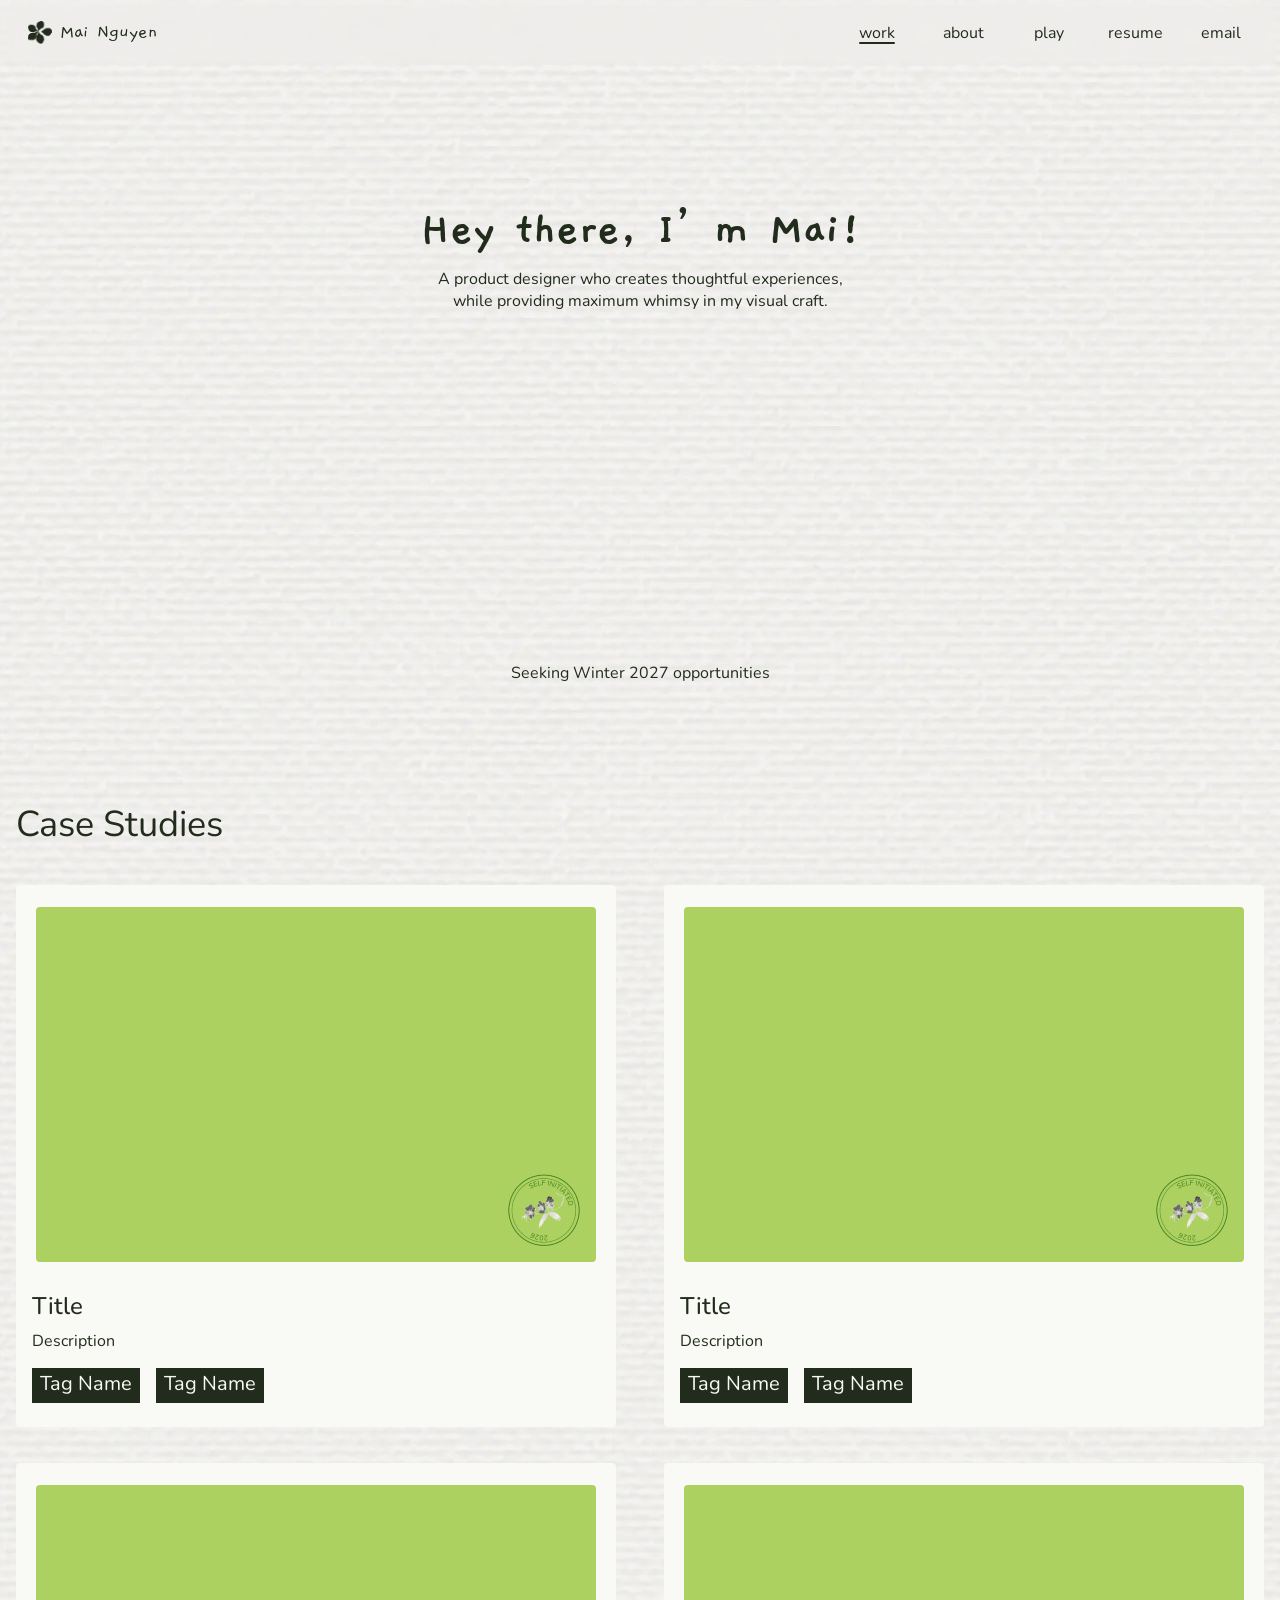
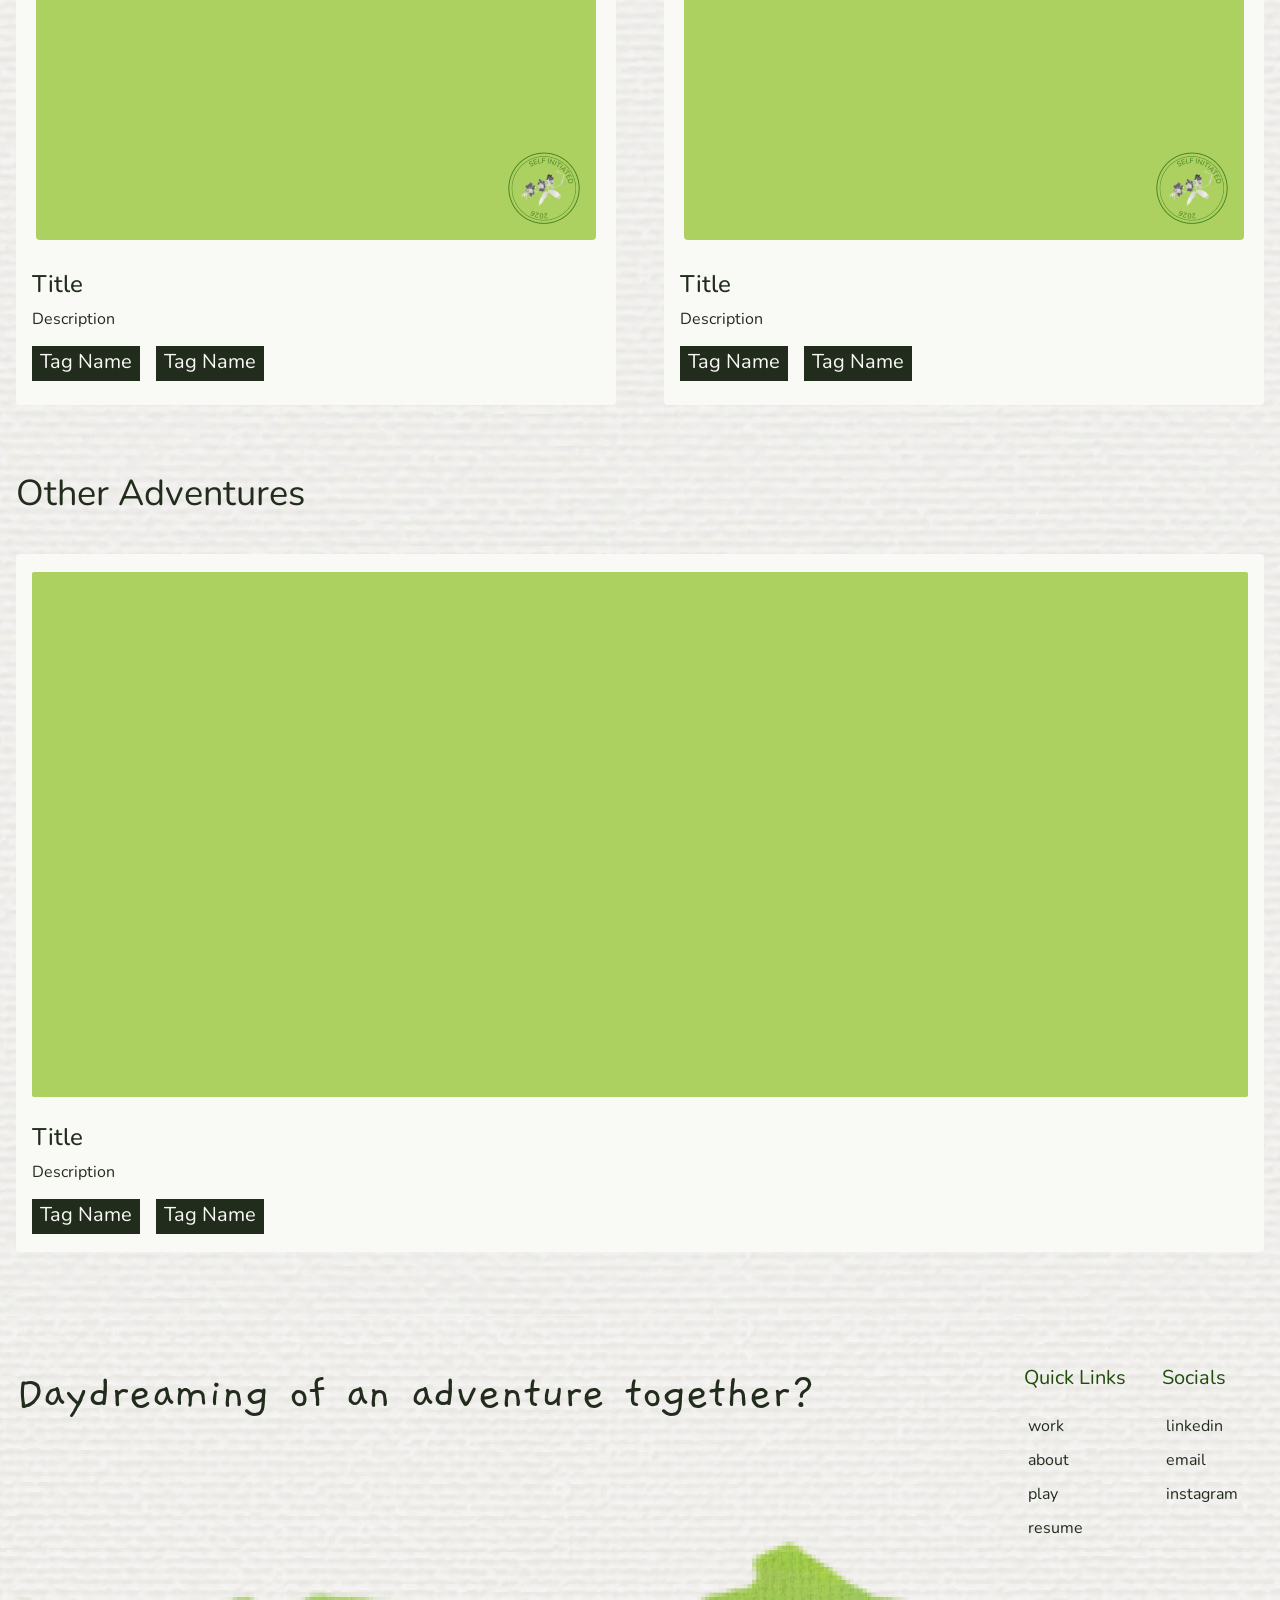
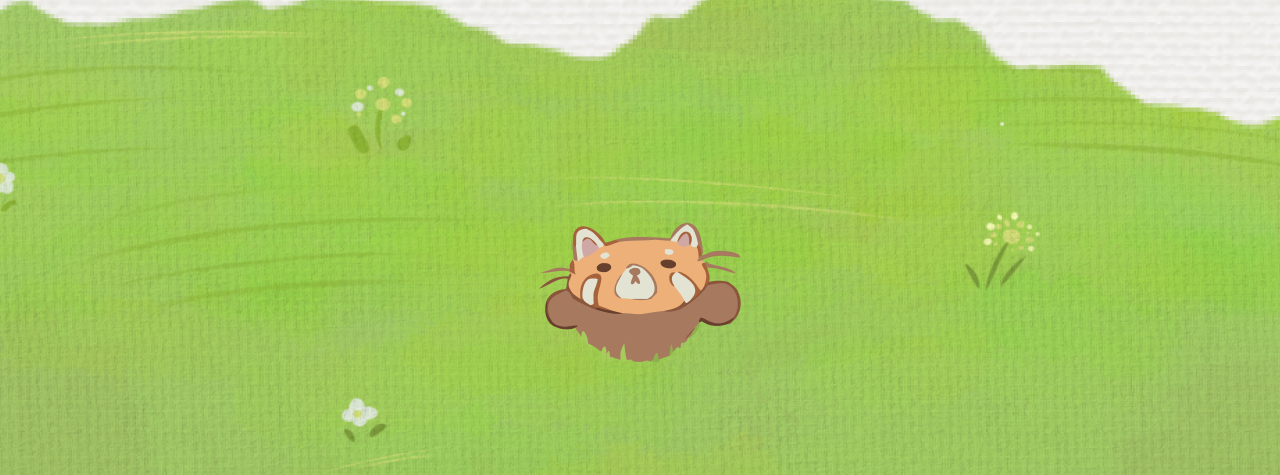
<file: index.html>
<!DOCTYPE html>
<html lang="en">
<head>
<meta charset="utf-8">
<meta name="viewport" content="width=device-width, initial-scale=1">
<title>Mai Nguyen — Portfolio</title>
<link rel="preconnect" href="https://fonts.googleapis.com">
<link rel="preconnect" href="https://fonts.gstatic.com" crossorigin>
<link href="https://fonts.googleapis.com/css2?family=Gaegu:wght@400;700&family=Nunito:wght@400;500;700&display=swap" rel="stylesheet">
<link rel="stylesheet" href="css/base.css">
<link rel="stylesheet" href="css/home.css">
</head>
<body>
<header id="site-nav"></header>

<main class="site-main">
  <div class="container">

    <section class="hero" aria-label="Introduction">
      <div class="hero__inner">
        <div class="hero__intro">
          <h1 class="hero__title">Hey there, I’m Mai!</h1>
          <p class="hero__desc">A product designer who creates thoughtful experiences, while providing maximum whimsy in my visual craft.</p>
        </div>
        <p class="hero__status">Seeking Winter 2027 opportunities</p>
      </div>
    </section>

    <section class="section" aria-labelledby="case-studies">
      <h2 class="section__title" id="case-studies">Case Studies</h2>
      <div class="row">
        <a class="card" href="#">
          <div class="card__image">
            <img class="card__stamp" src="assets/stamp.png" alt="" width="72" height="72">
          </div>
          <div class="card__body">
            <div class="card__text">
              <h3 class="card__title">Title</h3>
              <p class="card__desc">Description</p>
            </div>
            <ul class="tags">
              <li class="tag">Tag Name</li>
              <li class="tag">Tag Name</li>
            </ul>
          </div>
        </a>
        <a class="card" href="#">
          <div class="card__image">
            <img class="card__stamp" src="assets/stamp.png" alt="" width="72" height="72">
          </div>
          <div class="card__body">
            <div class="card__text">
              <h3 class="card__title">Title</h3>
              <p class="card__desc">Description</p>
            </div>
            <ul class="tags">
              <li class="tag">Tag Name</li>
              <li class="tag">Tag Name</li>
            </ul>
          </div>
        </a>
      </div>
      <div class="row">
        <a class="card" href="#">
          <div class="card__image">
            <img class="card__stamp" src="assets/stamp.png" alt="" width="72" height="72">
          </div>
          <div class="card__body">
            <div class="card__text">
              <h3 class="card__title">Title</h3>
              <p class="card__desc">Description</p>
            </div>
            <ul class="tags">
              <li class="tag">Tag Name</li>
              <li class="tag">Tag Name</li>
            </ul>
          </div>
        </a>
        <a class="card" href="#">
          <div class="card__image">
            <img class="card__stamp" src="assets/stamp.png" alt="" width="72" height="72">
          </div>
          <div class="card__body">
            <div class="card__text">
              <h3 class="card__title">Title</h3>
              <p class="card__desc">Description</p>
            </div>
            <ul class="tags">
              <li class="tag">Tag Name</li>
              <li class="tag">Tag Name</li>
            </ul>
          </div>
        </a>
      </div>
    </section>

    <section class="section" aria-labelledby="other-adventures">
      <h2 class="section__title" id="other-adventures">Other Adventures</h2>
      <div class="row">
        <a class="card card--large" href="#">
          <div class="card__image"></div>
          <div class="card__body">
            <div class="card__text">
              <h3 class="card__title">Title</h3>
              <p class="card__desc">Description</p>
            </div>
            <ul class="tags">
              <li class="tag">Tag Name</li>
              <li class="tag">Tag Name</li>
            </ul>
          </div>
        </a>
      </div>
    </section>

  </div>
</main>

<footer id="site-footer"></footer>
<script src="js/layout.js" data-root="./" data-page="work"></script>
</body>
</html>
</file>
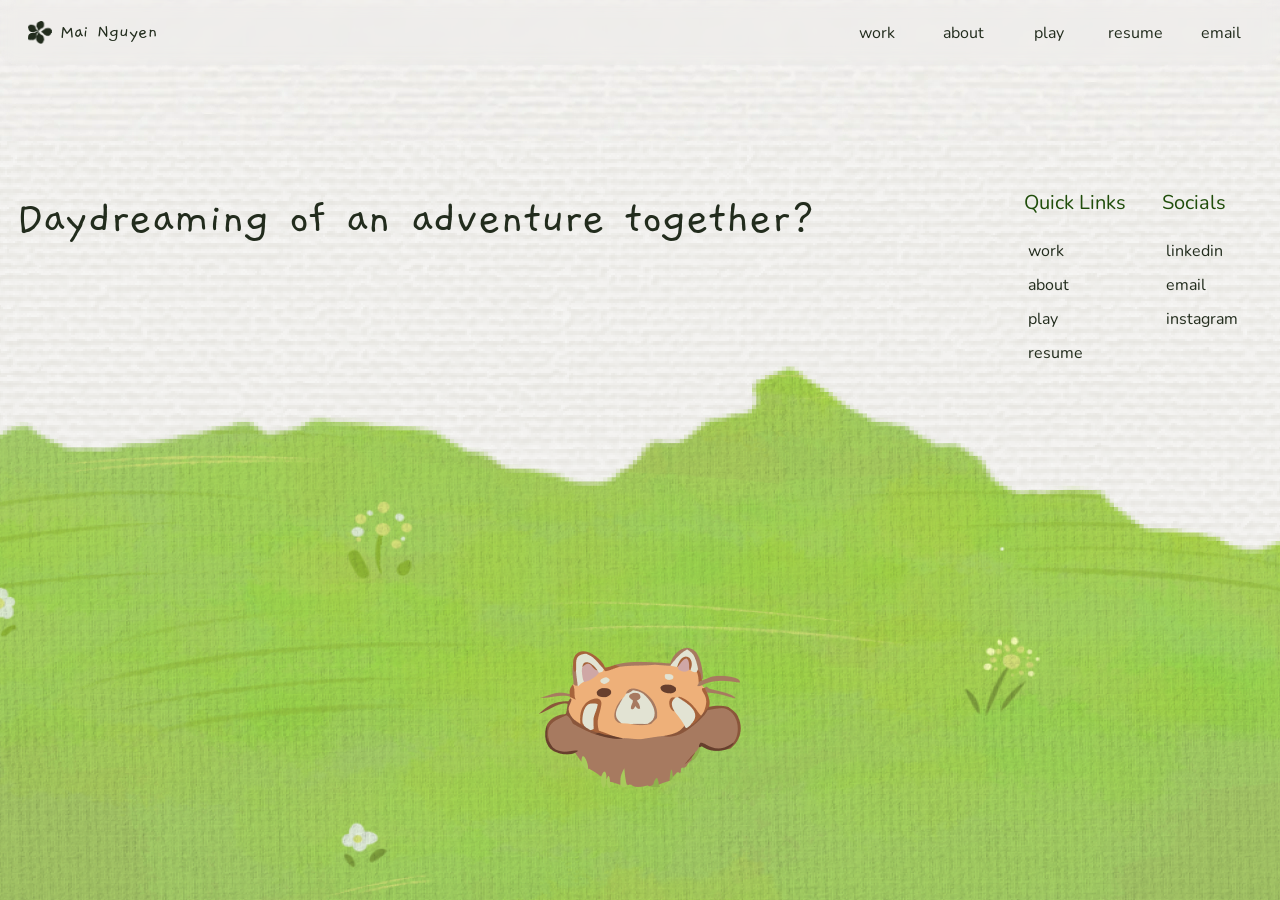
<file: _template.html>
<!DOCTYPE html>
<html lang="en">
<head>
<meta charset="utf-8">
<meta name="viewport" content="width=device-width, initial-scale=1">
<title>Page title — Mai Nguyen</title>
<link rel="preconnect" href="https://fonts.googleapis.com">
<link rel="preconnect" href="https://fonts.gstatic.com" crossorigin>
<link href="https://fonts.googleapis.com/css2?family=Gaegu:wght@400;700&family=Nunito:wght@400;500;700&display=swap" rel="stylesheet">
<link rel="stylesheet" href="css/base.css">
</head>
<body>
<header id="site-nav"></header>

<!--
  New page starter. To make a page:
  1. Duplicate this file and rename it (e.g. about.html).
  2. Change the <title> and data-page (work / about / play / resume) below.
  3. Put page styles in css/<page>.css and link it under base.css.
  The nav (fixed at the top), footer (pinned to the bottom) and paper
  background come from css/base.css and js/layout.js — edit them there.
  Pages in a subfolder: use ../css/base.css and data-root="../".
-->
<main class="site-main site-main--offset">
  <div class="container">

    <!-- page content -->

  </div>
</main>

<footer id="site-footer"></footer>
<script src="js/layout.js" data-root="./" data-page=""></script>
</body>
</html>
</file>
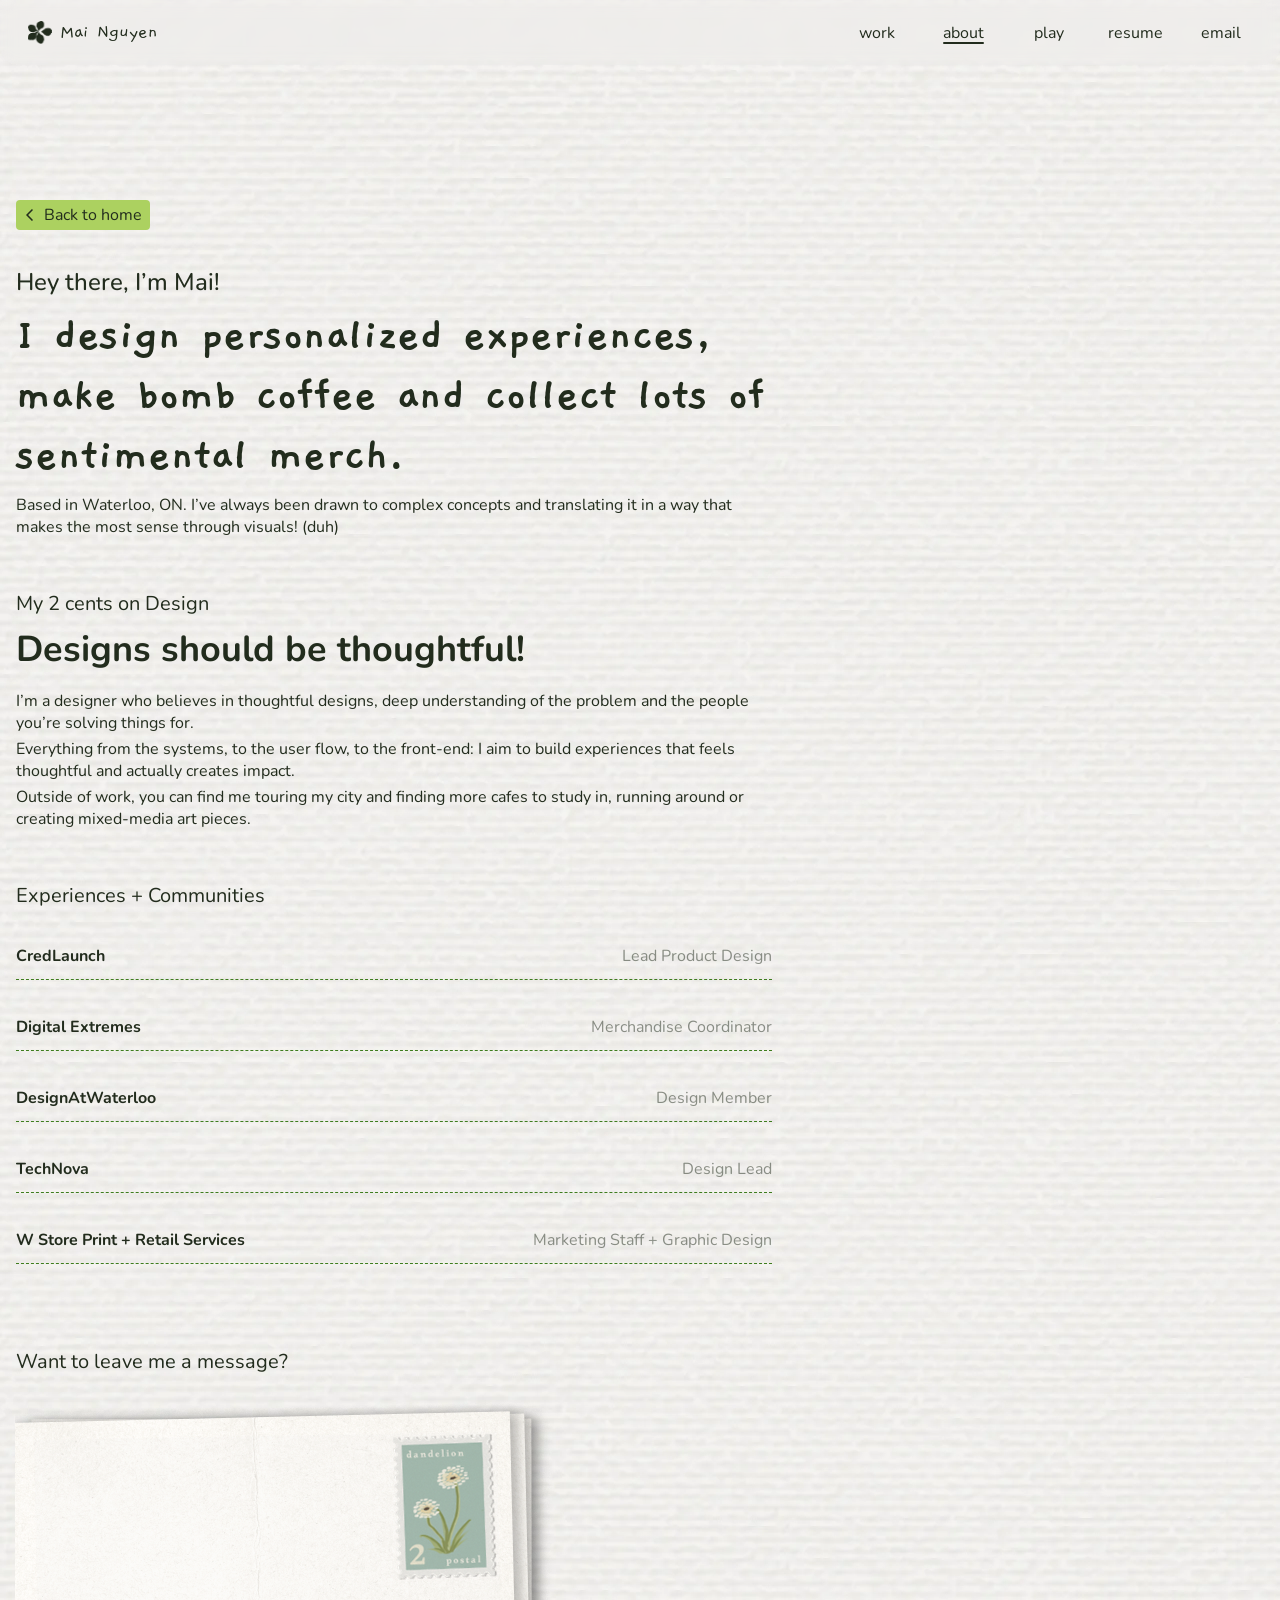
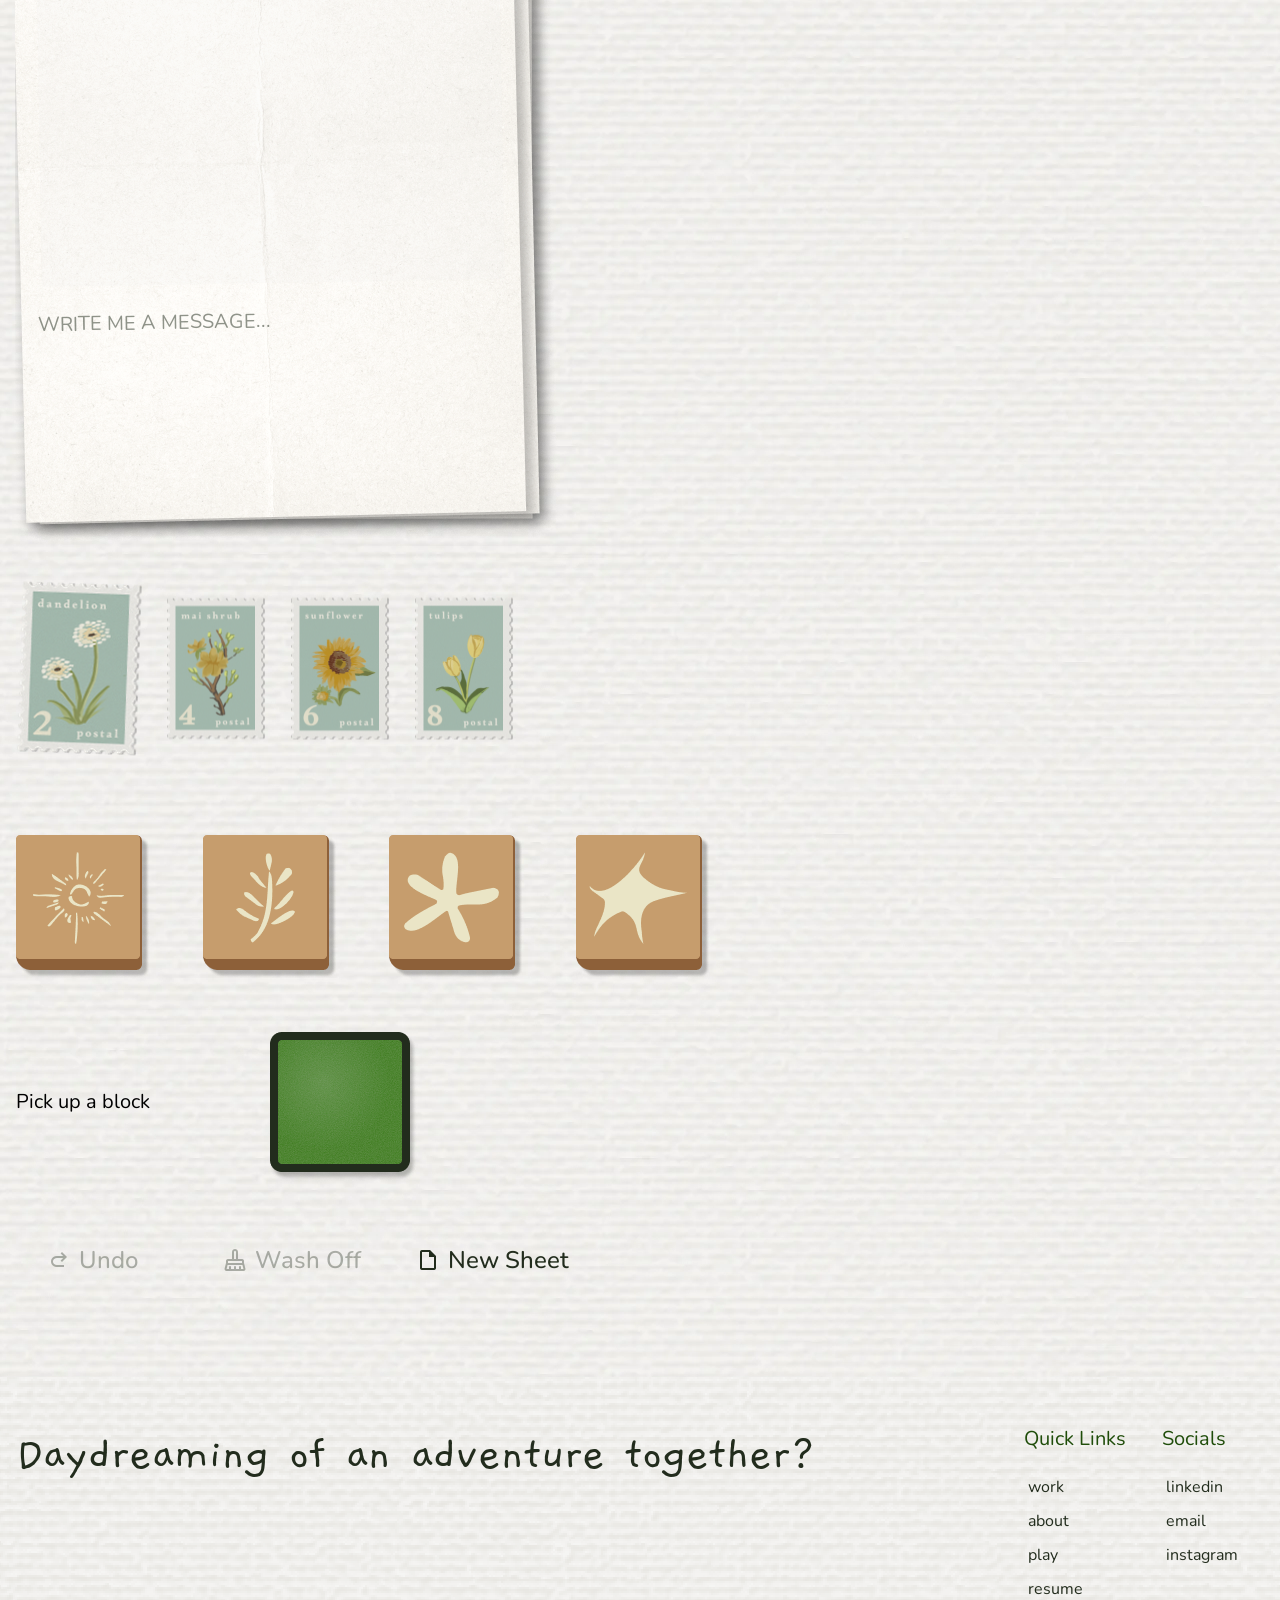
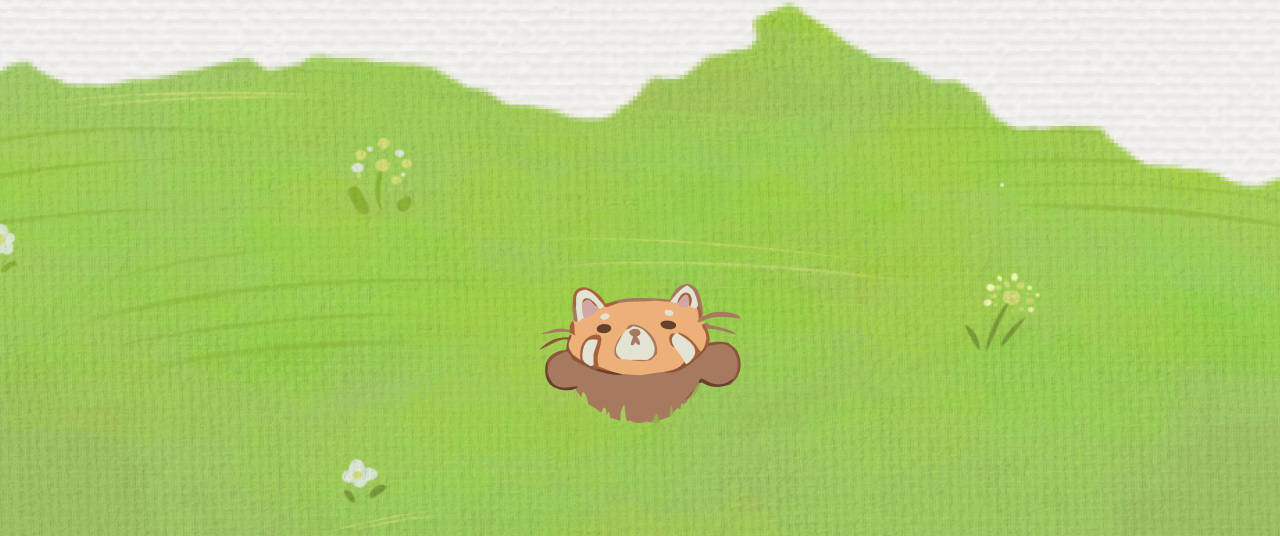
<file: about.html>
<!DOCTYPE html>
<html lang="en">
<head>
<meta charset="utf-8">
<meta name="viewport" content="width=device-width, initial-scale=1">
<title>About — Mai Nguyen</title>
<link rel="preconnect" href="https://fonts.googleapis.com">
<link rel="preconnect" href="https://fonts.gstatic.com" crossorigin>
<link href="https://fonts.googleapis.com/css2?family=Gaegu:wght@400;700&family=Nunito:wght@400;500;600;700&display=swap" rel="stylesheet">
<link href="https://fonts.googleapis.com/css2?family=Material+Symbols+Outlined:opsz,wght,FILL,GRAD@24,400,0,0&icon_names=draft,mop,redo&display=block" rel="stylesheet">
<link rel="stylesheet" href="css/base.css">
<link rel="stylesheet" href="css/about.css">
</head>
<body>
<header id="site-nav"></header>

<!-- About page (Figma: 121:152). Stamp playground logic: js/about.js -->
<main class="site-main">
  <div class="container">
    <div class="about">

      <a class="back-home" href="index.html">
        <img src="assets/arrow-back.svg" alt="" width="20" height="20">
        <span>Back to home</span>
      </a>

      <!-- section_intro -->
      <section class="about-intro">
        <p class="about-intro__subhead">Hey there, I’m Mai!</p>
        <h1 class="about-intro__title">I design personalized experiences, make bomb coffee and collect lots of sentimental merch.</h1>
        <p class="about-intro__desc">Based in Waterloo, ON. I’ve always been drawn to complex concepts and translating it in a way that makes the most sense through visuals! (duh)</p>
      </section>

      <!-- section_design_philosophy -->
      <section class="about-section">
        <h2 class="about-section__label">My 2 cents on Design</h2>
        <h3 class="about-philosophy__title">Designs should be thoughtful!</h3>
        <div class="about-philosophy__desc">
          <p>I’m a designer who believes in thoughtful designs, deep understanding of the problem and the people you’re solving things for.</p>
          <p>Everything from the systems, to the user flow, to the front-end: I aim to build experiences that feels thoughtful and actually creates impact.</p>
          <p>Outside of work, you can find me touring my city and finding more cafes to study in, running around or creating mixed-media art pieces.</p>
        </div>
      </section>

      <!-- section_experience_communities -->
      <section class="about-section">
        <h2 class="about-section__label">Experiences + Communities</h2>
        <ul class="exp-list">
          <li class="exp"><span class="exp__org">CredLaunch</span><span class="exp__role">Lead Product Design</span></li>
          <li class="exp"><span class="exp__org">Digital Extremes</span><span class="exp__role">Merchandise Coordinator</span></li>
          <li class="exp"><span class="exp__org">DesignAtWaterloo</span><span class="exp__role">Design Member</span></li>
          <li class="exp"><span class="exp__org">TechNova</span><span class="exp__role">Design Lead</span></li>
          <li class="exp"><span class="exp__org">W Store Print + Retail Services</span><span class="exp__role">Marketing Staff + Graphic Design</span></li>
        </ul>
      </section>

      <!-- section_message: stamp playground -->
      <section class="about-message" aria-labelledby="message-title">
        <h2 class="about-section__label" id="message-title">Want to leave me a message?</h2>

        <div class="stamp-area" id="playground">

          <!-- paper -->
          <div class="paper-wrap">
            <div class="paper" id="paper">
              <img class="paper__stack" src="assets/about/paper-stack.png" alt="" width="546" height="746">
              <div class="paper__draw" id="paper-draw" tabindex="0" role="button"
                   aria-label="Paper. Pick up an inked block, then click here to stamp. Enter stamps at a random spot.">
                <img class="paper__postage" id="paper-postage" src="assets/about/stamp-dandelion.png" alt="Dandelion postage stamp" width="100" height="143">
                <div class="paper__marks" id="marks"></div>
              </div>
              <div class="paper__write">
                <label class="visually-hidden" for="message">Your message</label>
                <textarea id="message" placeholder="WRITE ME A MESSAGE..." maxlength="600" spellcheck="true"></textarea>
              </div>
            </div>
          </div>

          <!-- stamp kit -->
          <div class="kit">
            <div class="postage" role="radiogroup" aria-label="Choose a postage stamp">
              <button class="postage__btn is-selected" role="radio" aria-checked="true" data-stamp="dandelion" aria-label="Dandelion">
                <img src="assets/about/stamp-dandelion.png" alt="" width="120" height="171">
              </button>
              <button class="postage__btn" role="radio" aria-checked="false" data-stamp="mai" aria-label="Mai shrub">
                <img src="assets/about/stamp-mai.png" alt="" width="100" height="143">
              </button>
              <button class="postage__btn" role="radio" aria-checked="false" data-stamp="sunflower" aria-label="Sunflower">
                <img src="assets/about/stamp-sunflower.png" alt="" width="100" height="142">
              </button>
              <button class="postage__btn" role="radio" aria-checked="false" data-stamp="tulip" aria-label="Tulips">
                <img src="assets/about/stamp-tulip.png" alt="" width="100" height="142">
              </button>
            </div>

            <div class="blocks" aria-label="Stamp blocks">
              <button class="block" data-block="1" aria-pressed="false" aria-label="Sun block"><img src="assets/about/block-1.png" alt="" width="134" height="143"></button>
              <button class="block" data-block="2" aria-pressed="false" aria-label="Leaf block"><img src="assets/about/block-2.png" alt="" width="134" height="143"></button>
              <button class="block" data-block="3" aria-pressed="false" aria-label="Flower block"><img src="assets/about/block-3.png" alt="" width="134" height="143"></button>
              <button class="block" data-block="4" aria-pressed="false" aria-label="Sparkle block"><img src="assets/about/block-4.png" alt="" width="134" height="143"></button>
            </div>

            <div class="ink-row">
              <p class="ink-row__label" id="stamp-hint" aria-live="polite">Pick up a block</p>
              <button class="ink" id="ink" aria-label="Ink pad"><img src="assets/about/ink-pad.png" alt="" width="148" height="149"></button>
            </div>

            <div class="toolbar">
              <div class="toolbar__slot toolbar__slot--undo">
                <button class="tool" id="undo"><span class="material-symbols-outlined" aria-hidden="true">redo</span><span>Undo</span></button>
              </div>
              <div class="toolbar__slot">
                <button class="tool" id="wash"><span class="material-symbols-outlined" aria-hidden="true">mop</span><span>Wash Off</span></button>
              </div>
              <div class="toolbar__slot">
                <button class="tool" id="new-sheet"><span class="material-symbols-outlined" aria-hidden="true">draft</span><span>New Sheet</span></button>
              </div>
            </div>
          </div>

        </div>
      </section>

    </div>
  </div>
</main>

<div class="ghost" id="ghost" aria-hidden="true"><img alt=""></div>

<footer id="site-footer"></footer>
<script src="js/layout.js" data-root="./" data-page="about"></script>
<script src="js/about.js"></script>
</body>
</html>
</file>
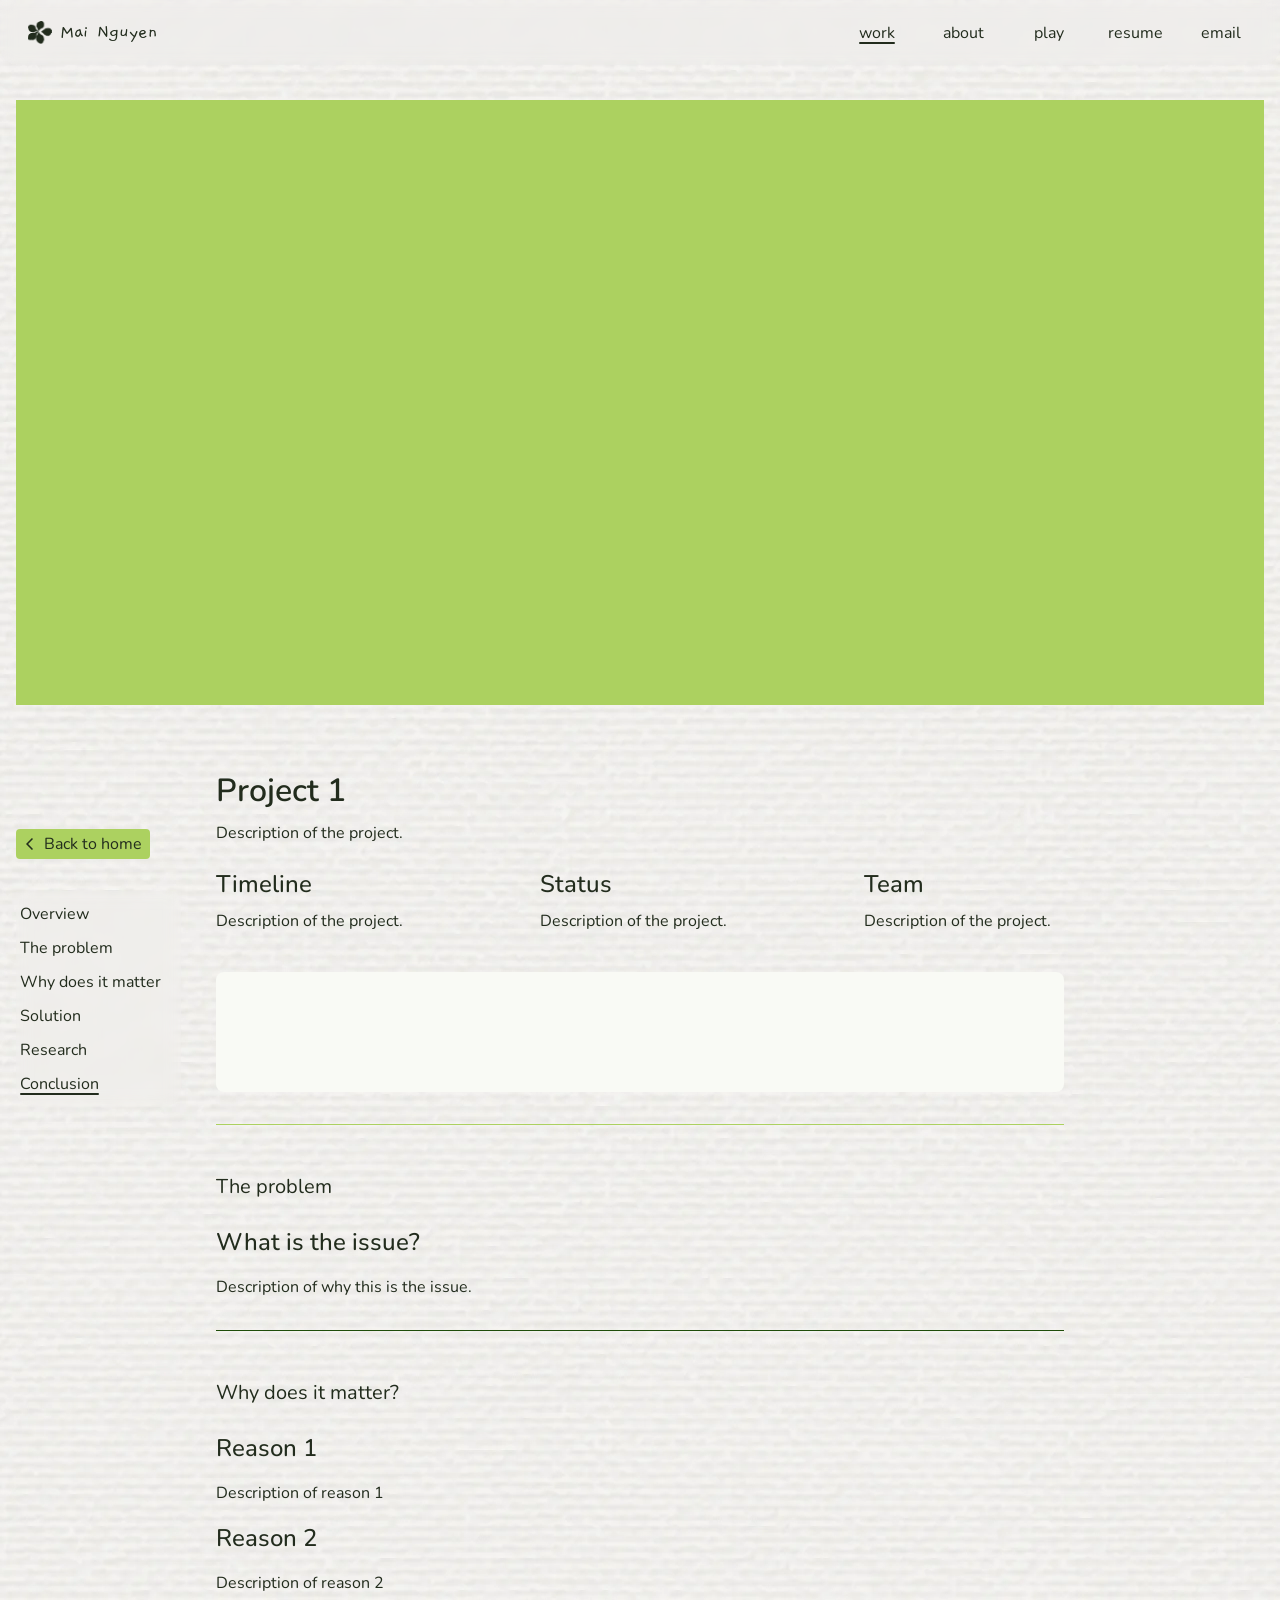
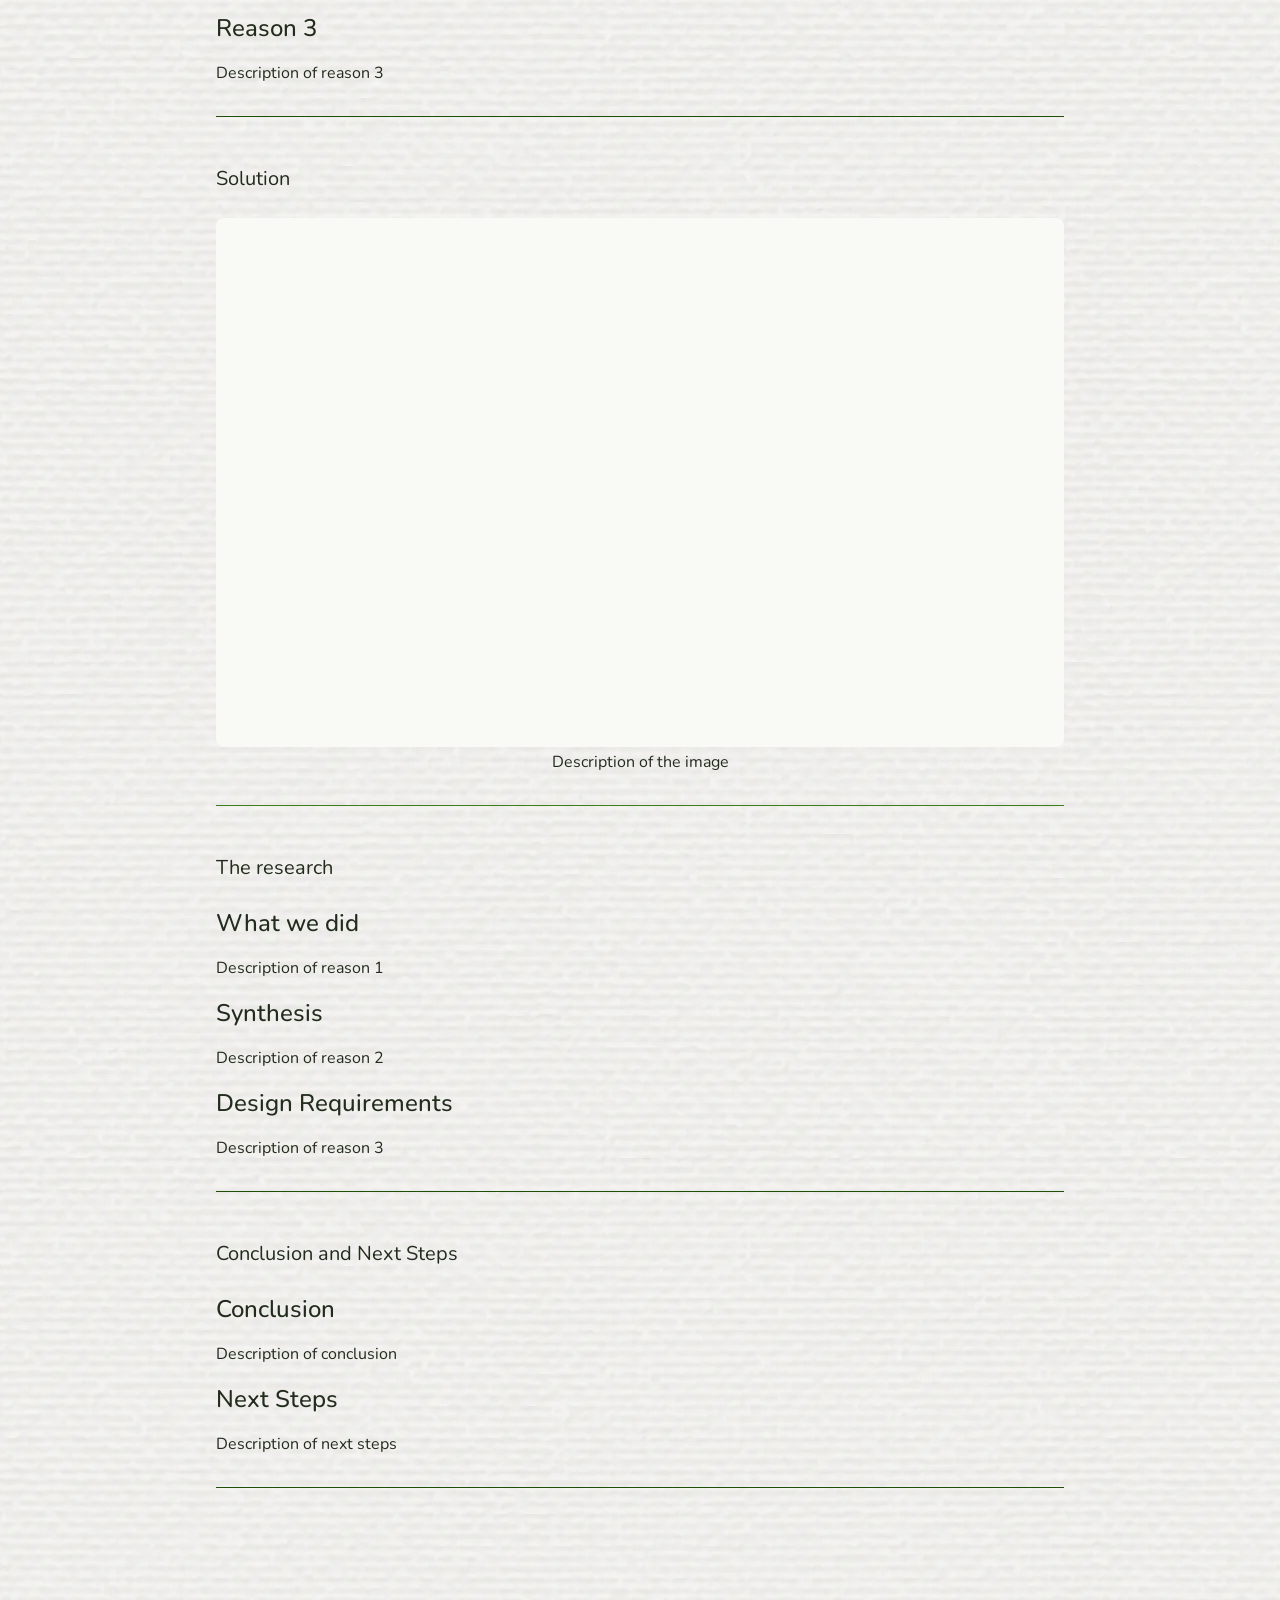
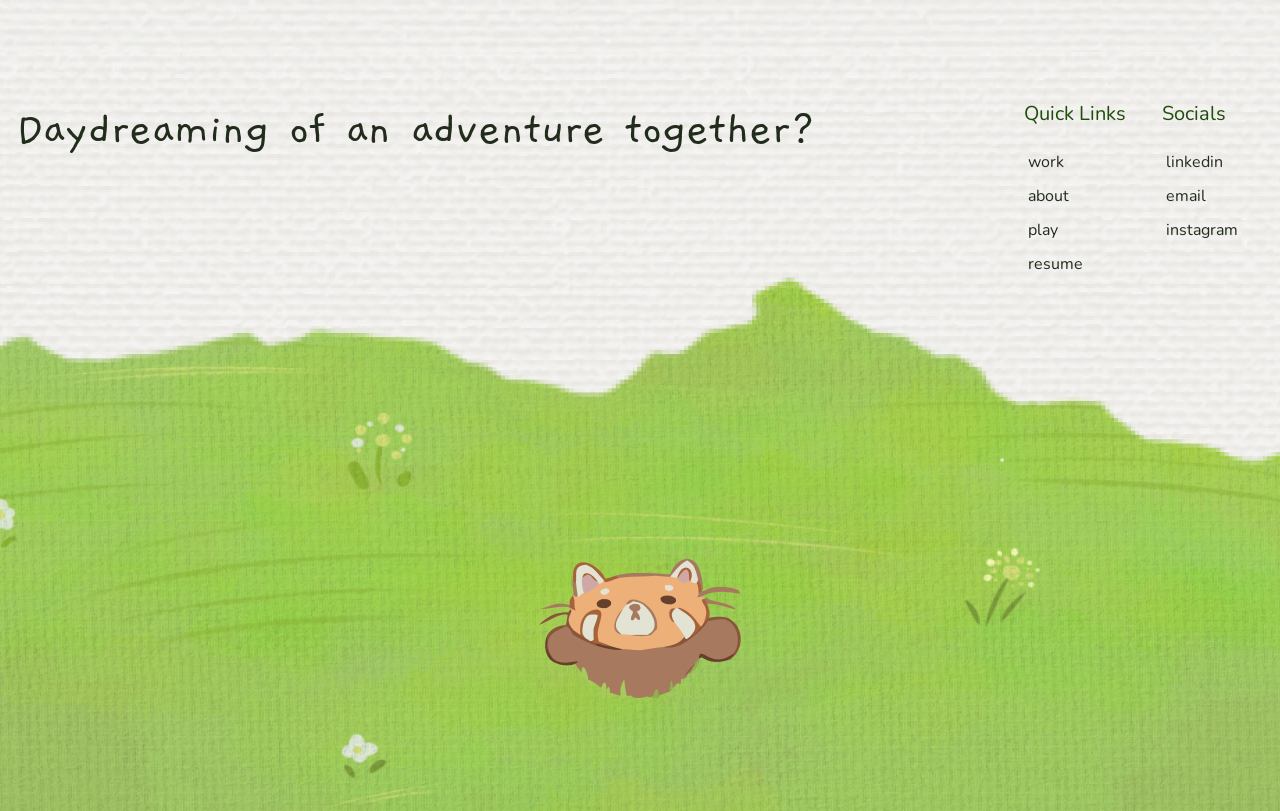
<file: case-study.html>
<!DOCTYPE html>
<html lang="en">
<head>
<meta charset="utf-8">
<meta name="viewport" content="width=device-width, initial-scale=1">
<title>Case study — Mai Nguyen</title>
<link rel="preconnect" href="https://fonts.googleapis.com">
<link rel="preconnect" href="https://fonts.gstatic.com" crossorigin>
<link href="https://fonts.googleapis.com/css2?family=Gaegu:wght@400;700&family=Nunito:wght@400;500;600;700&display=swap" rel="stylesheet">
<link rel="stylesheet" href="css/base.css">
<link rel="stylesheet" href="css/case-study.css">
</head>
<body>
<header id="site-nav"></header>

<!--
  Case study page (Figma: case_study).
  You don't edit this file to add a case study. Each case study lives in
  case-studies/<name>/content.js and opens at case-study.html?p=<name>.
  See case-studies/README.md.
-->
<main class="site-main">
  <div class="container">
    <article class="cs" id="case-study" aria-live="polite"></article>
  </div>
</main>

<footer id="site-footer"></footer>
<script src="js/layout.js" data-root="./" data-page="work"></script>
<script src="js/case-study.js"></script>
</body>
</html>
</file>
<file: css/base.css>
/* =========================================================
   Folio — shared base styles
   Every portfolio page links this file. It sets up:
   - design tokens (colours, type, layout width)
   - the paper background (native size, tiles seamlessly)
   - the fixed navigation bar
   - the footer, pinned to the bottom of the page
   ========================================================= */

:root {
  /* colours */
  --text: #222c1d;
  --bg: #f9faf5;
  --shadow: #ebeae6;
  --green: #1f4d0a;
  --palm: #acd160;

  /* type */
  --font-display: "Gaegu", cursive;
  --font-body: "Nunito", system-ui, sans-serif;

  /* layout */
  --content: 1280px;
  --gutter: 16px;
  --nav-h: 65px;
}

* { box-sizing: border-box; margin: 0; padding: 0; }
img { display: block; max-width: none; }
a { color: inherit; text-decoration: none; }
ul { list-style: none; }

html {
  /* Paper texture: 2880×7500 tile built from the Figma "bg" render, mirrored
     on both axes so it repeats with no seams. It is never scaled — it stays
     at its native size and keeps going for the whole length of the page.
     The un-mirrored quadrant is centred, matching the 1440 frame in Figma. */
  background-color: #eeede9;
  background-image: url("../assets/paper.webp");
  background-repeat: repeat;
  background-size: 2880px 7500px;
  background-position: calc(50% + 720px) 0;
}

body {
  min-height: 100vh;
  min-height: 100dvh;
  display: flex;
  flex-direction: column;
  color: var(--text);
  font-family: var(--font-body);
  font-weight: 400;
  line-height: normal;
  -webkit-font-smoothing: antialiased;
}

/* The page's own content grows so the footer always sits at the bottom,
   even on short pages. */
.site-main { flex: 1 0 auto; width: 100%; }

/* Centred 1280 content column for page sections */
.container {
  width: 100%;
  max-width: var(--content);
  margin: 0 auto;
}
@media (max-width: 1311px) {
  .container { padding-left: var(--gutter); padding-right: var(--gutter); }
}

/* Optional: add to <main> on pages whose first section doesn't already
   leave room for the fixed nav. */
.site-main--offset { padding-top: var(--nav-h); }

/* ---------------------------------------------------------
   Link with hand-drawn underline (nav_item)
   The underline sits off to the left, clipped, and slides in on hover —
   as laid out in Figma (divider parked off-left inside the clipped item).
   --------------------------------------------------------- */
.nav-item {
  position: relative;
  display: inline-flex;
  align-items: center;
  gap: 10px;
  height: 22px;
  padding: 0 4px;
  overflow: hidden;
  font-size: 16px;
  white-space: nowrap;
}
.nav-item::after {
  content: "";
  position: absolute;
  top: 20px;
  left: 4px;
  right: 4px;
  height: 2px;
  transform: translateX(calc(-100% - 8px));
  background: currentColor;
  border-radius: 2px;
  transition: transform 0.35s cubic-bezier(.3,.7,.2,1);
}
.nav-item:hover::after,
.nav-item:focus-visible::after,
.nav-item[aria-current="page"]::after { transform: translateX(0); }
.nav-item:focus-visible { outline: 2px solid var(--text); outline-offset: 2px; }

/* ---------------------------------------------------------
   Navigation (section_navigation) — fixed to the top
   --------------------------------------------------------- */
.site-nav {
  position: fixed;
  top: 0;
  left: 0;
  right: 0;
  z-index: 100;
  display: flex;
  justify-content: center;
  padding: 12px 16px;
  background: rgba(235, 234, 230, 0.15);
  -webkit-backdrop-filter: blur(7.5px);
  backdrop-filter: blur(7.5px);
  border-radius: 0 0 18px 18px;
}
.site-nav__inner {
  width: 100%;
  max-width: var(--content);
  display: flex;
  align-items: center;
  justify-content: space-between;
}
.site-nav__brand {
  display: flex;
  align-items: center;
  gap: 8px;
  padding: 8px 12px;
}
.site-nav__logo { width: 24px; height: 23px; object-fit: contain; }
.site-nav__name {
  font-family: var(--font-display);
  font-weight: 400;
  font-size: 20px;
  white-space: nowrap;
}
.site-nav__links {
  display: flex;
  align-items: center;
  gap: 24px;
  padding: 8px 12px;
}
.site-nav__links li {
  width: 62px;
  height: 22px;
  display: flex;
  align-items: center;
  justify-content: center;
}

/* ---------------------------------------------------------
   Footer (section_footer) — always at the bottom
   --------------------------------------------------------- */
.site-footer {
  position: relative;
  flex-shrink: 0;
  width: 100%;
  overflow: hidden;
}
/* Artwork is 1440 wide in Figma. Narrower screens crop it from the centre
   (as the Figma frame does); wider screens scale it up to fill. */
.site-footer__art {
  position: relative;
  left: 50%;
  transform: translateX(-50%);
  width: max(1440px, 100%);
  padding-top: calc(51 / 1440 * max(1440px, 100vw));
}
.site-footer__paper {
  position: absolute;
  top: 0;
  left: 0;
  width: 100%;
  height: auto;
}
.site-footer__landscape {
  position: relative;
  width: 100%;
  height: auto;
}
.site-footer__text {
  position: absolute;
  top: 0;
  left: 50%;
  transform: translateX(-50%);
  z-index: 1;
  width: 100%;
  max-width: var(--content);
  display: flex;
  align-items: flex-start;
  justify-content: space-between;
  padding: 48px 0;
}
.site-footer__title {
  font-family: var(--font-display);
  font-weight: 400;
  font-size: 48px;
  white-space: nowrap;
  padding-bottom: 8px;
}
.site-footer__links { display: flex; gap: 36px; align-items: flex-start; }
.site-footer__col {
  width: 102px;
  display: flex;
  flex-direction: column;
  gap: 24px;
}
.site-footer__heading {
  font-size: 20px;
  font-weight: 400;
  color: var(--green);
  white-space: nowrap;
}
.site-footer__col ul {
  display: flex;
  flex-direction: column;
  gap: 12px;
  align-items: flex-start;
}

/* ---------------------------------------------------------
   Responsive
   --------------------------------------------------------- */
@media (max-width: 1311px) {
  .site-footer__text { padding-left: var(--gutter); padding-right: var(--gutter); }
}
@media (max-width: 900px) {
  .site-nav__links { gap: 8px; }
  .site-nav__links li { width: auto; }
  .site-footer__text { flex-direction: column; gap: 24px; padding-top: 32px; }
  .site-footer__title { white-space: normal; font-size: 40px; }
  .site-footer__art { padding-top: 260px; }
}
@media (max-width: 600px) {
  .site-nav { padding: 8px; }
  .site-nav__brand, .site-nav__links { padding: 8px 4px; }
  .site-nav__name { display: none; }
  .site-footer__title { font-size: 34px; }
  .site-footer__art { padding-top: 300px; }
}
</file>
<file: css/home.css>
/* =========================================================
   Home page (content_home)
   ========================================================= */

/* ---------- Hero ---------- */
.hero {
  height: 800px;
  padding: 200px 0 100px;
  display: flex;
  justify-content: center;
  overflow: hidden;
}
.hero__inner {
  height: 100%;
  display: flex;
  flex-direction: column;
  align-items: center;
  justify-content: space-between;
}
.hero__intro { display: flex; flex-direction: column; align-items: center; }
.hero__title {
  font-family: var(--font-display);
  font-weight: 700;
  font-size: 48px;
  white-space: nowrap;
  padding-bottom: 8px;
}
.hero__desc,
.hero__status {
  width: 412px;
  max-width: 100%;
  font-size: 16px;
  text-align: center;
  padding-bottom: 16px;
}

/* ---------- Sections ---------- */
.section {
  display: flex;
  flex-direction: column;
  align-items: center;
  gap: 36px;
  padding-bottom: 64px;
}
.section__title {
  width: 100%;
  font-size: 36px;
  font-weight: 400;
}
.row {
  width: 100%;
  display: flex;
  align-items: center;
  justify-content: space-between;
}

/* ---------- Project card ---------- */
.card {
  display: flex;
  flex-direction: column;
  gap: 24px;
  width: 616px;
  min-width: 450px;
  max-width: 800px;
  padding: 18px 16px 24px;
  background: var(--bg);
  border-radius: 4px;
  overflow: hidden;
}
.card:focus-visible { outline: 2px solid var(--text); outline-offset: 2px; }
.card__image {
  position: relative;
  width: 100%;
  height: 363px;
  min-height: 350px;
  max-height: 500px;
  background: var(--palm);
  border: 4px solid var(--bg);
  border-radius: 8px;
}
.card__stamp {
  position: absolute;
  right: 16px;
  bottom: 16px;
  width: 72px;
  height: 72px;
  object-fit: cover;
  pointer-events: none;
}
.card__body { display: flex; flex-direction: column; gap: 16px; width: 100%; }
.card__text { display: flex; flex-direction: column; gap: 8px; width: 100%; }
.card__title { font-size: 24px; font-weight: 500; }
.card__desc { font-size: 16px; }

.tags { display: flex; gap: 16px; align-items: flex-start; flex-wrap: wrap; }
.tag {
  display: flex;
  align-items: center;
  justify-content: center;
  max-width: 240px;
  padding: 2px 8px 6px;
  background: var(--text);
  color: var(--bg);
  font-size: 20px;
  white-space: nowrap;
  overflow: hidden;
  text-overflow: ellipsis;
}

/* Large card (card_project_large) */
.card--large {
  width: 100%;
  min-width: 0;
  max-width: none;
  padding: 18.24px 16px;
}
.card--large .card__image {
  height: 525px;
  min-height: 0;
  max-height: none;
  border: 0;
  border-radius: 2px;
}

/* ---------- Responsive ---------- */
@media (max-width: 1311px) {
  .row .card:not(.card--large) { width: calc((100% - 48px) / 2); min-width: 0; }
}
@media (max-width: 900px) {
  .row { flex-direction: column; gap: 36px; }
  .row .card:not(.card--large) { width: 100%; }
  .card--large .card__image { height: 363px; }
  .hero { height: auto; min-height: 560px; padding: 140px 0 64px; }
  .hero__title { white-space: normal; text-align: center; }
}
@media (max-width: 480px) {
  .hero__title { font-size: 40px; }
  .section__title { font-size: 30px; }
  .card__image, .card--large .card__image { height: 240px; min-height: 0; }
}
</file>
<file: css/about.css>
/* =========================================================
   About page (Figma: 121:152)
   Intro + design philosophy + experiences, then the stamp
   playground: paper on the left, stamp kit on the right.
   ========================================================= */

:root { --bright-green: #3e7d1e; }

.visually-hidden {
  position: absolute !important;
  width: 1px; height: 1px;
  overflow: hidden; clip: rect(0 0 0 0);
  white-space: nowrap;
}

/* content_about_sections — Figma puts the footer at y=2256 */
.about {
  display: flex;
  flex-direction: column;
  align-items: flex-start;
  gap: 36px;
  padding: 200px 0 100px;
  min-height: 2256px;
}

/* ---------- button_back_home ---------- */
.back-home {
  position: relative;
  display: inline-flex;
  align-items: center;
  gap: 4px;
  max-width: 240px;
  padding: 4px 8px 4px 4px;
  background: var(--palm);
  border-radius: 4px;
  overflow: hidden;
  font-size: 16px;
  line-height: 22px;
  white-space: nowrap;
}
.back-home img { width: 20px; height: 20px; flex-shrink: 0; }
.back-home span { width: 98px; }
/* underline parked off-left, slides in on hover (as in Figma) */
.back-home::after {
  content: "";
  position: absolute;
  top: 24px;
  left: 4px;
  right: 4px;
  height: 2px;
  background: var(--text);
  border-radius: 2px;
  transform: translateX(calc(-100% - 8px));
  transition: transform 0.35s cubic-bezier(.3,.7,.2,1);
}
.back-home:hover::after,
.back-home:focus-visible::after { transform: translateX(0); }
.back-home:focus-visible { outline: 2px solid var(--text); outline-offset: 2px; }

/* ---------- section_intro ---------- */
.about-intro { width: 756px; max-width: 100%; display: flex; flex-direction: column; }
.about-intro__subhead { font-size: 24px; font-weight: 500; padding-bottom: 8px; }
.about-intro__title {
  font-family: var(--font-display);
  font-weight: 700;
  font-size: 48px;
  padding-bottom: 8px;
}
.about-intro__desc { font-size: 16px; padding-bottom: 16px; }

/* ---------- shared section label (SubHead 2) ---------- */
.about-section { width: 756px; max-width: 100%; display: flex; flex-direction: column; }
.about-section__label {
  font-size: 20px;
  font-weight: 400;
  padding-bottom: 8px;
  white-space: nowrap;
}

/* ---------- section_design_philosophy ---------- */
.about-philosophy__title { font-size: 36px; font-weight: 700; padding-bottom: 16px; }
.about-philosophy__desc {
  display: flex;
  flex-direction: column;
  gap: 4px;
  padding-bottom: 16px;
  font-size: 16px;
}

/* ---------- section_experience_communities ---------- */
.exp-list {
  display: flex;
  flex-direction: column;
  gap: 24px;
  padding: 16px 0;
  font-size: 16px;
}
.exp {
  display: flex;
  align-items: flex-start;
  justify-content: space-between;
  gap: 16px;
  padding: 12px 0;
  border-bottom: 1px dashed var(--bright-green);
}
.exp__org { font-weight: 700; }
.exp__role { opacity: 0.5; text-align: right; }

/* ---------- section_message ---------- */
.about-message { width: 100%; display: flex; flex-direction: column; padding-top: 32px; }

.stamp-area {
  display: flex;
  align-items: flex-start;
  gap: 48px;
  height: 810px;
  padding-top: 32px;   /* Figma also has 48px right padding, but the kit runs past it to the column edge */
}
.stamp-area.is-holding,
.stamp-area.is-holding button,
.stamp-area.is-holding .paper__draw { cursor: none; }

/* paper — the stack image is the Figma render of the three sheets;
   overlays below use the Figma frame's coordinates */
.paper-wrap { flex-shrink: 0; width: 523px; height: 709px; }
.paper {
  position: relative;
  width: 523px;
  height: 709px;
  transform-origin: top left;
}
.paper__stack {
  position: absolute;
  left: -0.8px;
  top: -15.7px;
  width: 546px;
  height: 746px;
  pointer-events: none;
  user-select: none;
}
.paper.is-swapping .paper__stack,
.paper.is-swapping .paper__draw,
.paper.is-swapping .paper__write { animation: sheet-swap 0.6s ease; }
@keyframes sheet-swap {
  0%   { transform: translateX(0) rotate(0); opacity: 1; }
  45%  { transform: translateX(-40px) rotate(-3deg); opacity: 0; }
  55%  { transform: translateX(30px) rotate(2deg); opacity: 0; }
  100% { transform: translateX(0) rotate(0); opacity: 1; }
}

/* draw_stamp */
.paper__draw {
  position: absolute;
  left: 21.65px;
  top: 20.59px;
  width: 463.06px;
  height: 447.35px;
  background: rgba(235, 234, 230, 0.15);
  transform: rotate(-1deg);
  overflow: hidden;
  outline: none;
}
.paper__draw:focus-visible { box-shadow: inset 0 0 0 2px var(--bright-green); }
.paper__postage {
  position: absolute;
  left: 359px;
  top: 1.79px;
  width: 100px;
  height: 143px;
  transform: rotate(-1deg);
  pointer-events: none;
  user-select: none;
}
.paper__postage.is-new { animation: postage-in 0.35s cubic-bezier(.3,1.4,.5,1); }
@keyframes postage-in {
  from { transform: rotate(-1deg) scale(1.25); opacity: 0; }
  to   { transform: rotate(-1deg) scale(1); opacity: 1; }
}
.paper__marks { position: absolute; inset: 0; pointer-events: none; }
.mark {
  position: absolute;
  background: var(--bright-green);
  -webkit-mask-size: 100% 100%;
  mask-size: 100% 100%;
  -webkit-mask-repeat: no-repeat;
  mask-repeat: no-repeat;
  mix-blend-mode: multiply;
  animation: mark-in 0.18s ease-out;
}
.mark.is-washing { transition: opacity 0.45s ease; opacity: 0 !important; }
@keyframes mark-in { from { transform: var(--rot) scale(1.12); opacity: 0; } }

/* write */
.paper__write {
  position: absolute;
  left: 19.62px;
  top: 477.06px;
  width: 479px;
  height: 215.2px;
  transform: rotate(-1deg);
  overflow: hidden;
}
.paper__write textarea {
  width: 100%;
  height: 100%;
  padding: 14.91px 16px 12px 2.89px;
  border: 0;
  background: transparent;
  resize: none;
  outline: none;
  color: var(--text);
  font: 400 20px/normal var(--font-body);
}
.paper__write textarea::placeholder { color: var(--text); opacity: 0.5; }
.paper__write:focus-within { box-shadow: inset 0 -2px 0 rgba(62, 125, 30, 0.35); }

/* ---------- stamp kit ---------- */
.kit {
  flex-shrink: 0;
  width: 709px;
  height: 697px;
  display: flex;
  flex-direction: column;
  align-items: flex-start;
  justify-content: space-between;
}
.kit button {
  appearance: none;
  border: 0;
  background: none;
  padding: 0;
  font: inherit;
  color: inherit;
  cursor: pointer;
}
.kit button:focus-visible { outline: 2px solid var(--text); outline-offset: 4px; border-radius: 4px; }

/* choice_stamp — postage stamps; the chosen one is larger and tilted */
.postage { display: flex; align-items: center; gap: 24px; }
.postage__btn {
  position: relative;
  width: 100px;
  height: 143px;
  flex-shrink: 0;
  transition: width 0.25s ease, height 0.25s ease;
}
.postage__btn img {
  position: absolute;
  left: 50%;
  top: 50%;
  width: 100px;
  height: 143px;
  transform: translate(-50%, -50%);
  transition: transform 0.25s ease, width 0.25s ease, height 0.25s ease;
}
.postage__btn:not(.is-selected):hover img { transform: translate(-50%, -50%) translateY(-4px) rotate(-1deg); }
.postage__btn.is-selected { width: 125.9px; height: 175.08px; }
.postage__btn.is-selected img {
  width: 120px;
  height: 171px;
  transform: translate(-50%, -50%) rotate(2deg);
}

/* stamps — wooden blocks (image includes the drop shadow) */
.blocks { width: 684px; display: flex; align-items: flex-start; justify-content: space-between; }
.block {
  position: relative;
  width: 124px;
  height: 124px;
  flex-shrink: 0;
  transition: transform 0.2s ease, opacity 0.2s ease;
}
.block img { position: absolute; left: 0; top: 0; width: 134px; height: 143px; pointer-events: none; }
.block:hover { transform: translateY(-4px); }
.block[aria-pressed="true"] { opacity: 0.3; transform: none; }
@media (hover: none) {
  .block[aria-pressed="true"] { opacity: 1; transform: translateY(-8px) rotate(-4deg); }
}

/* choice_stamp — label + ink pad */
.ink-row { display: flex; align-items: center; gap: 12px; }
.ink-row__label {
  width: 250px;
  font-size: 20px;
  color: #000;
  white-space: nowrap;
}
.ink {
  position: relative;
  width: 124px;
  height: 124px;
  flex-shrink: 0;
}
/* Figma's 8px border sits outside the 124 box, so the render starts 9/8px out */
.ink img { position: absolute; left: -9px; top: -8px; width: 148px; height: 149px; pointer-events: none; }
.ink.is-dabbing { animation: dab 0.3s ease; }
@keyframes dab { 50% { transform: scale(0.96); } }

/* toolbar_stamp_actions */
.toolbar { display: flex; align-items: flex-start; gap: 48px; }
.toolbar__slot { width: 152px; display: flex; justify-content: center; }
.toolbar__slot--undo { padding: 0 16px; }
.tool {
  display: flex;
  align-items: center;
  justify-content: center;
  gap: 8px;
  max-width: 200px;
  height: 33px;
  white-space: nowrap;
  font-size: 24px !important;
  font-weight: 500 !important;
  transition: opacity 0.2s ease, transform 0.2s ease;
}
.tool .material-symbols-outlined {
  font-family: "Material Symbols Outlined";
  font-weight: normal;
  font-style: normal;
  font-size: 24px;
  line-height: 1;
  width: 24px;
  height: 24px;
  overflow: hidden;
  letter-spacing: normal;
  text-transform: none;
  white-space: nowrap;
  direction: ltr;
  font-feature-settings: "liga";
  -webkit-font-smoothing: antialiased;
  color: var(--text);
}
.tool:hover { transform: translateY(-2px); }
.tool:disabled { opacity: 0.35; cursor: default; transform: none; }

/* block that follows the pointer while it's picked up */
.ghost {
  position: fixed;
  left: 0;
  top: 0;
  z-index: 200;
  width: 124px;
  height: 124px;
  pointer-events: none;
  opacity: 0;
  transition: opacity 0.15s ease;
  will-change: transform;
}
.ghost img { width: 134px; height: 143px; transform: rotate(-6deg); transition: transform 0.12s ease, filter 0.2s ease; }
.ghost.is-visible { opacity: 1; }
.ghost.is-inked img { filter: drop-shadow(0 6px 0 rgba(62, 125, 30, 0.55)); }
.ghost.is-pressing img { transform: rotate(0deg) scale(0.92); }
.ghost.is-shaking img { animation: shake 0.35s ease; }
@keyframes shake {
  25% { transform: rotate(-12deg); }
  50% { transform: rotate(2deg); }
  75% { transform: rotate(-9deg); }
}

@media (prefers-reduced-motion: reduce) {
  .paper.is-swapping *, .mark, .ghost img, .postage__btn img { animation: none !important; transition: none !important; }
}

/* ---------- responsive ---------- */
@media (max-width: 1311px) {
  .stamp-area { height: auto; flex-wrap: wrap; padding-right: 0; row-gap: 56px; }
}
@media (max-width: 900px) {
  .about { min-height: 0; padding-top: 120px; }
  .about-intro__title { font-size: 40px; }
  .kit { width: 100%; height: auto; gap: 40px; }
  .postage, .blocks { flex-wrap: wrap; gap: 24px; width: 100%; justify-content: flex-start; }
  .toolbar { flex-wrap: wrap; gap: 16px 24px; }
  .toolbar__slot, .toolbar__slot--undo { width: auto; padding: 0; }
}
@media (max-width: 600px) {
  .about-intro__title { font-size: 34px; }
  .about-philosophy__title { font-size: 28px; }
  .about-section__label { white-space: normal; }
  .exp { flex-direction: column; gap: 2px; }
  .exp__role { text-align: left; }
  .ink-row__label { width: auto; flex: 1; white-space: normal; }
  .blocks .block { width: 96px; height: 96px; }
  .blocks .block img { width: 104px; height: 111px; }
}
</file>
<file: css/case-study.css>
/* =========================================================
   Case study page (case_study)
   Layout from Figma: a 1280 column with the hero on top, then an
   880-wide reading column (200px in from each side) with the
   back button + section list in the left margin.
   ========================================================= */

:root {
  --bright-green: #3e7d1e;
  --cs-side: 200px;          /* left/right margin around the reading column */
}

html { scroll-behavior: smooth; }
@media (prefers-reduced-motion: reduce) { html { scroll-behavior: auto; } }

/* content_case_study */
.cs { padding: 100px 0; }

/* ---------- main_solution_display (hero) ---------- */
.cs-hero {
  width: 100%;
  height: 605px;
  background: var(--palm);
  overflow: hidden;
}
.cs-hero img { width: 100%; height: 100%; object-fit: cover; }

/* ---------- body: sidebar + sections ---------- */
.cs-body {
  position: relative;
  display: flex;
  flex-direction: column;
  gap: 48px;
  padding: 64px var(--cs-side);
}

/* case_verticalnav — sits in the left margin and stays in view while scrolling */
.cs-aside {
  position: absolute;
  top: 0;
  bottom: 0;
  left: 0;
  width: var(--cs-side);
  padding: 124px 0;
}
.cs-aside__inner {
  position: sticky;
  top: calc(var(--nav-h) + 24px);
  display: flex;
  flex-direction: column;
  align-items: flex-start;
  gap: 32px;
}

/* button_back_home */
.cs-back {
  position: relative;
  display: inline-flex;
  align-items: center;
  gap: 4px;
  max-width: 240px;
  padding: 4px 8px 4px 4px;
  background: var(--palm);
  border-radius: 4px;
  overflow: hidden;
  font-size: 16px;
  line-height: 22px;
  white-space: nowrap;
}
.cs-back img { width: 20px; height: 20px; flex-shrink: 0; }
/* Hand-drawn underline parked off-left, slides in on hover (as in Figma) */
.cs-back::after {
  content: "";
  position: absolute;
  top: 24px;
  left: 4px;
  right: 4px;
  height: 2px;
  background: var(--text);
  border-radius: 2px;
  transform: translateX(calc(-100% - 8px));
  transition: transform 0.35s cubic-bezier(.3,.7,.2,1);
}
.cs-back:hover::after,
.cs-back:focus-visible::after { transform: translateX(0); }
.cs-back:focus-visible { outline: 2px solid var(--text); outline-offset: 2px; }

/* nav_case_study — built from the sections in content.js */
.cs-toc {
  padding: 12px 16px 12px 0;
  border-radius: 0 0 18px 18px;
  -webkit-backdrop-filter: blur(7.5px);
  backdrop-filter: blur(7.5px);
}
.cs-toc ul {
  display: flex;
  flex-direction: column;
  align-items: flex-start;
  gap: 12px;
}
.cs-toc .nav-item[aria-current="true"]::after { transform: translateX(0); }

/* ---------- sections ---------- */
.cs-section {
  display: flex;
  flex-direction: column;
  gap: 10px;
  max-width: 1080px;
  width: 100%;
  padding-bottom: 24px;
  border-bottom: 1px solid var(--green);
  scroll-margin-top: calc(var(--nav-h) + 24px);
}
.cs-section--bright { border-bottom-color: var(--bright-green); }

/* section_overview */
.cs-overview {
  gap: 24px;
  padding-bottom: 32px;
  border-bottom-color: var(--palm);
}
.cs-overview__titles { display: flex; flex-direction: column; gap: 10px; }
.cs-title { font-size: 32px; font-weight: 600; }
.cs-lede { font-size: 16px; }

/* description_project (Timeline / Status / Team) */
.cs-meta {
  display: flex;
  align-items: flex-start;
  justify-content: space-between;
  flex-wrap: wrap;
  gap: 24px 0;
  padding-bottom: 16px;
}
.cs-meta__item { display: flex; flex-direction: column; gap: 10px; width: 200px; }
.cs-meta dt { font-size: 24px; font-weight: 500; }
.cs-meta dd { font-size: 16px; }

/* Section heading (subhead: "The problem", "Solution"…) */
.cs-section__heading {
  font-size: 20px;
  font-weight: 400;
  padding-bottom: 16px;
}

/* A block: optional title + text */
.cs-block { display: flex; flex-direction: column; gap: 10px; }
.cs-block__title { font-size: 24px; font-weight: 500; padding-bottom: 8px; }
.cs-block__text {
  display: flex;
  flex-direction: column;
  gap: 12px;
  font-size: 16px;
  padding-bottom: 8px;
}
.cs-block__text ul,
.cs-block__text ol { padding-left: 20px; display: flex; flex-direction: column; gap: 6px; }
.cs-block__text ul { list-style: disc; }
.cs-block__text ol { list-style: decimal; }
.cs-block__text a { text-decoration: underline; text-underline-offset: 3px; }
.cs-block__text a:hover { color: var(--green); }

/* Image (img_intro / solution image) */
.cs-figure { display: flex; flex-direction: column; }
.cs-media {
  width: 100%;
  background: var(--bg);
  border-radius: 8px;
  overflow: hidden;
}
.cs-media img,
.cs-media video { display: block; width: 100%; height: auto; }
.cs-media--placeholder { height: 529px; }
.cs-caption {
  padding: 4px 0 8px;
  font-size: 16px;
  text-align: center;
}

/* Two or three images side by side */
.cs-gallery { display: grid; grid-template-columns: repeat(var(--cols, 2), 1fr); gap: 16px; }

/* Message shown when a case study can't be found */
.cs-missing { padding: 200px 0 120px; text-align: center; display: flex; flex-direction: column; gap: 16px; align-items: center; }
.cs-missing h1 { font-family: var(--font-display); font-size: 48px; font-weight: 700; }

/* ---------- Responsive ---------- */
@media (max-width: 1100px) {
  :root { --cs-side: 120px; }
}
@media (max-width: 960px) {
  .cs-hero { height: auto; aspect-ratio: 1280 / 605; }
  .cs-body { padding: 32px 0 48px; max-width: 880px; margin: 0 auto; }
  .cs-aside { position: static; width: auto; padding: 0; }
  .cs-toc { display: none; }
}
@media (max-width: 600px) {
  .cs { padding: 88px 0 64px; }
  .cs-title { font-size: 28px; }
  .cs-meta { flex-direction: column; }
  .cs-meta__item { width: auto; }
  .cs-media--placeholder { height: 280px; }
  .cs-gallery { grid-template-columns: 1fr; }
}
</file>
